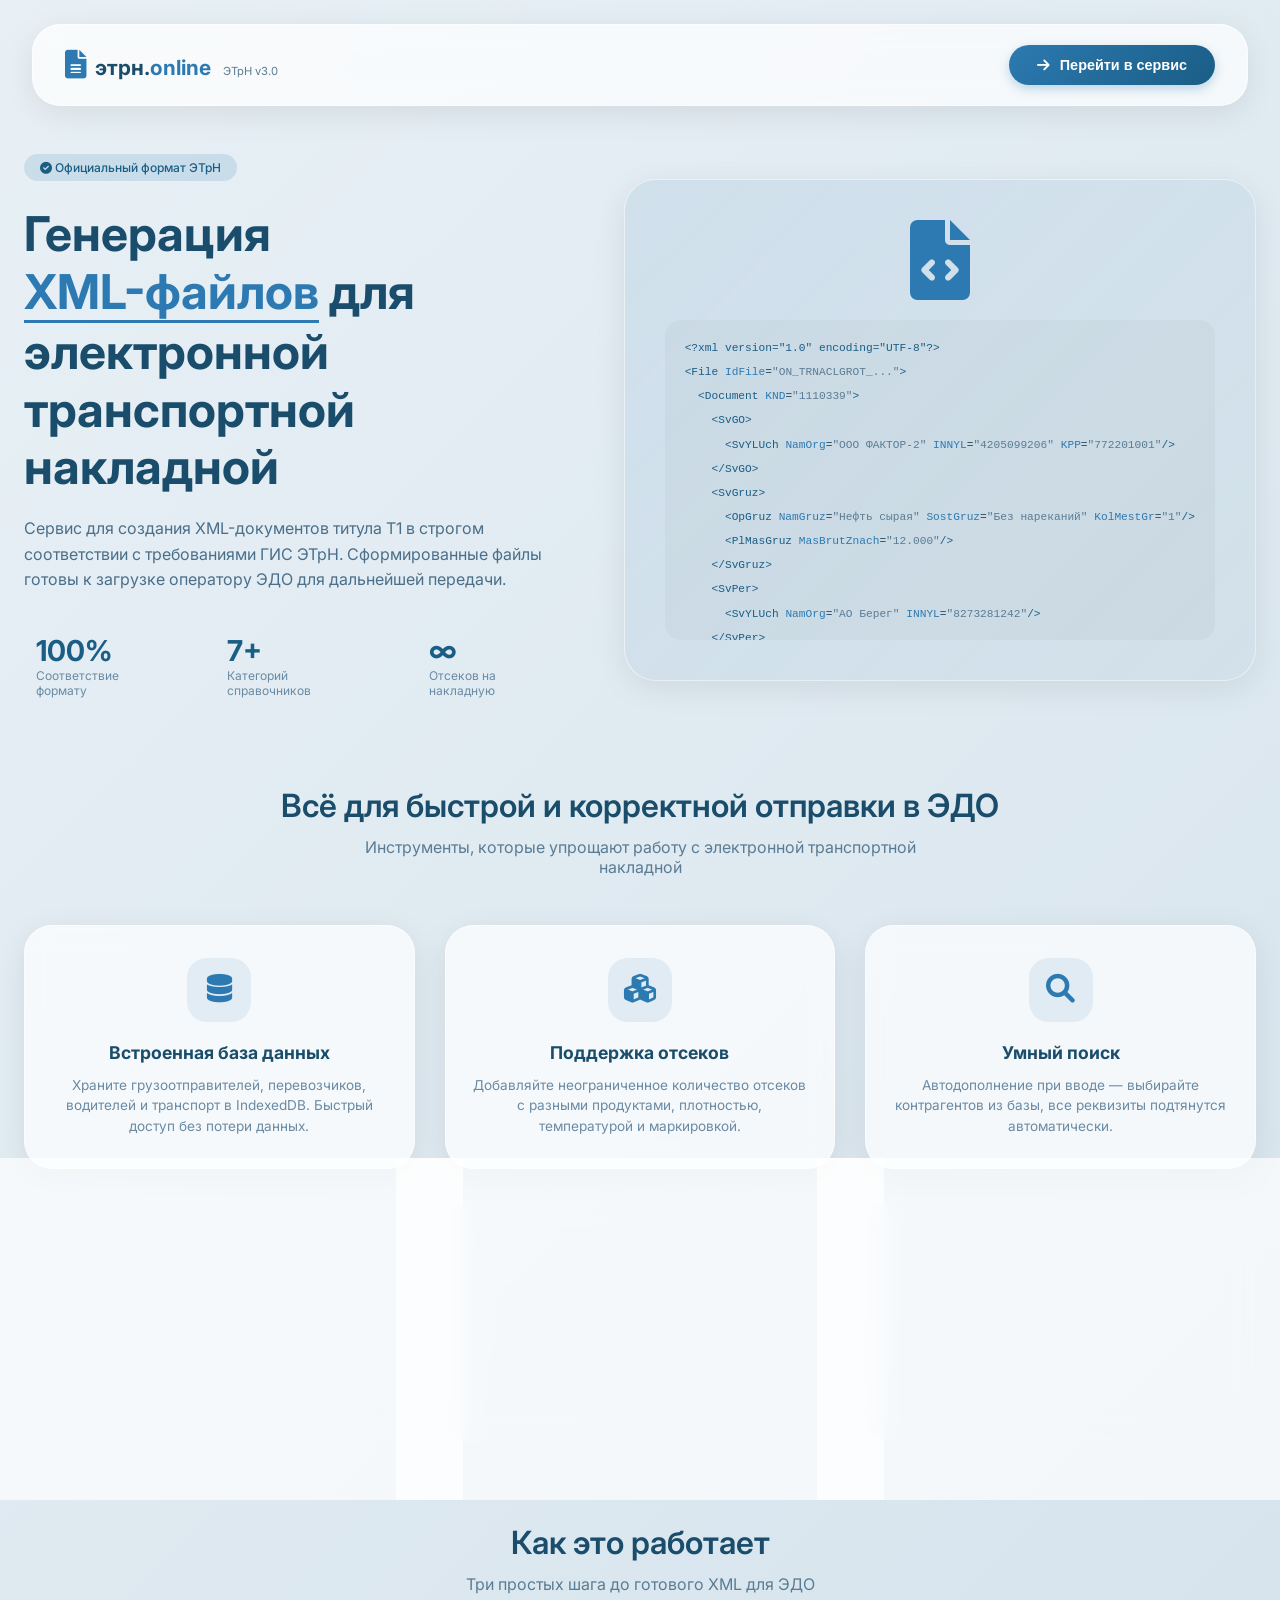
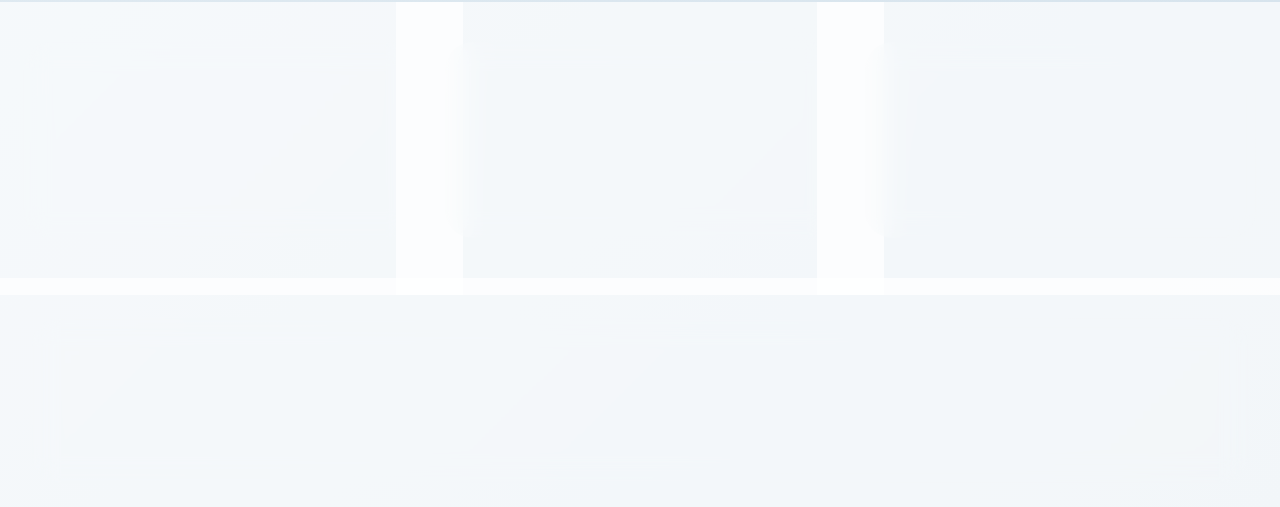
<file: index.html>
<!DOCTYPE html>
<html lang="ru">
<head>
    <meta charset="UTF-8">
    <meta name="viewport" content="width=device-width, initial-scale=1.0">
    <title>ЭТРН.ONLINE | Формирователь транспортных накладных</title>
    <link href="https://fonts.googleapis.com/css2?family=Inter:opsz,wght@14..32,300;14..32,400;14..32,500;14..32,600;14..32,700&display=swap" rel="stylesheet">
    <link rel="stylesheet" href="https://cdnjs.cloudflare.com/ajax/libs/font-awesome/6.0.0-beta3/css/all.min.css">
    <link rel="stylesheet" href="css/landing.css">
</head>
<body>
    <header class="header glass">
        <div class="logo">
            <i class="fas fa-file-alt"></i>
            <span>этрн.<span class="logo-accent">online</span></span>
            <small>ЭТрН v3.0</small>
        </div>
        <button class="cta-button" id="goToAppBtn">
            <i class="fas fa-arrow-right"></i>
            Перейти в сервис
        </button>
    </header>

    <main class="container">
        <!-- Hero Section -->
        <div class="hero animate">
            <div>
                <div class="hero-badge">
                    <i class="fas fa-check-circle"></i> Официальный формат ЭТрН
                </div>
                <h1>Генерация <span>XML-файлов</span> для электронной транспортной накладной</h1>
                <p>Сервис для создания XML-документов титула Т1 в строгом соответствии с требованиями ГИС ЭТрН. Сформированные файлы готовы к загрузке оператору ЭДО для дальнейшей передачи.</p>
                <div class="hero-stats">
                    <div class="stat">
                        <div class="stat-number">100%</div>
                        <div class="stat-label">Соответствие формату</div>
                    </div>
                    <div class="stat">
                        <div class="stat-number">7+</div>
                        <div class="stat-label">Категорий справочников</div>
                    </div>
                    <div class="stat">
                        <div class="stat-number">∞</div>
                        <div class="stat-label">Отсеков на накладную</div>
                    </div>
                </div>
            </div>
            <div class="hero-image glass">
                <i class="fas fa-file-code"></i>
                <div class="preview-xml-wrapper">
                    <div class="preview-xml" id="scrollingXml">
                        <div class="xml-line"><span class="xml-tag">&lt;?xml version="1.0" encoding="UTF-8"?&gt;</span></div>
                        <div class="xml-line"><span class="xml-tag">&lt;File</span> <span class="xml-attr">IdFile</span>=<span class="xml-value">"ON_TRNACLGROT_..."</span><span class="xml-tag">&gt;</span></div>
                        <div class="xml-line"><span class="xml-tag">&nbsp;&nbsp;&lt;Document</span> <span class="xml-attr">KND</span>=<span class="xml-value">"1110339"</span><span class="xml-tag">&gt;</span></div>
                        <div class="xml-line"><span class="xml-tag">&nbsp;&nbsp;&nbsp;&nbsp;&lt;SvGO&gt;</span></div>
                        <div class="xml-line"><span class="xml-tag">&nbsp;&nbsp;&nbsp;&nbsp;&nbsp;&nbsp;&lt;SvYLUch</span> <span class="xml-attr">NamOrg</span>=<span class="xml-value">"ООО ФАКТОР-2"</span> <span class="xml-attr">INNYL</span>=<span class="xml-value">"4205099206"</span> <span class="xml-attr">KPP</span>=<span class="xml-value">"772201001"</span><span class="xml-tag">/&gt;</span></div>
                        <div class="xml-line"><span class="xml-tag">&nbsp;&nbsp;&nbsp;&nbsp;&lt;/SvGO&gt;</span></div>
                        <div class="xml-line"><span class="xml-tag">&nbsp;&nbsp;&nbsp;&nbsp;&lt;SvGruz&gt;</span></div>
                        <div class="xml-line"><span class="xml-tag">&nbsp;&nbsp;&nbsp;&nbsp;&nbsp;&nbsp;&lt;OpGruz</span> <span class="xml-attr">NamGruz</span>=<span class="xml-value">"Нефть сырая"</span> <span class="xml-attr">SostGruz</span>=<span class="xml-value">"Без нареканий"</span> <span class="xml-attr">KolMestGr</span>=<span class="xml-value">"1"</span><span class="xml-tag">/&gt;</span></div>
                        <div class="xml-line"><span class="xml-tag">&nbsp;&nbsp;&nbsp;&nbsp;&nbsp;&nbsp;&lt;PlMasGruz</span> <span class="xml-attr">MasBrutZnach</span>=<span class="xml-value">"12.000"</span><span class="xml-tag">/&gt;</span></div>
                        <div class="xml-line"><span class="xml-tag">&nbsp;&nbsp;&nbsp;&nbsp;&lt;/SvGruz&gt;</span></div>
                        <div class="xml-line"><span class="xml-tag">&nbsp;&nbsp;&nbsp;&nbsp;&lt;SvPer&gt;</span></div>
                        <div class="xml-line"><span class="xml-tag">&nbsp;&nbsp;&nbsp;&nbsp;&nbsp;&nbsp;&lt;SvYLUch</span> <span class="xml-attr">NamOrg</span>=<span class="xml-value">"АО Берег"</span> <span class="xml-attr">INNYL</span>=<span class="xml-value">"8273281242"</span><span class="xml-tag">/&gt;</span></div>
                        <div class="xml-line"><span class="xml-tag">&nbsp;&nbsp;&nbsp;&nbsp;&lt;/SvPer&gt;</span></div>
                        <div class="xml-line"><span class="xml-tag">&nbsp;&nbsp;&lt;/Document&gt;</span></div>
                        <div class="xml-line"><span class="xml-tag">&lt;/File&gt;</span></div>
                    </div>
                </div>
            </div>
        </div>

        <!-- Features -->
        <div class="section-title">
            <h2>Всё для быстрой и корректной отправки в ЭДО</h2>
            <p>Инструменты, которые упрощают работу с электронной транспортной накладной</p>
        </div>

        <div class="features-grid">
            <div class="feature-card glass" data-hover="glow">
                <div class="feature-icon"><i class="fas fa-database"></i></div>
                <h3>Встроенная база данных</h3>
                <p>Храните грузоотправителей, перевозчиков, водителей и транспорт в IndexedDB. Быстрый доступ без потери данных.</p>
            </div>
            <div class="feature-card glass" data-hover="glow">
                <div class="feature-icon"><i class="fas fa-cubes"></i></div>
                <h3>Поддержка отсеков</h3>
                <p>Добавляйте неограниченное количество отсеков с разными продуктами, плотностью, температурой и маркировкой.</p>
            </div>
            <div class="feature-card glass" data-hover="glow">
                <div class="feature-icon"><i class="fas fa-search"></i></div>
                <h3>Умный поиск</h3>
                <p>Автодополнение при вводе — выбирайте контрагентов из базы, все реквизиты подтянутся автоматически.</p>
            </div>
            <div class="feature-card glass" data-hover="glow">
                <div class="feature-icon"><i class="fas fa-file-export"></i></div>
                <h3>Экспорт и импорт</h3>
                <p>Выгружайте справочники в JSON и переносите между устройствами. Резервное копирование в один клик.</p>
            </div>
            <div class="feature-card glass" data-hover="glow">
                <div class="feature-icon"><i class="fas fa-code"></i></div>
                <h3>Готовый XML для ЭДО</h3>
                <p>Генерация файла строго по схеме 5.01 титула Т1, подходит для загрузки любому оператору ЭДО.</p>
            </div>
            <div class="feature-card glass" data-hover="glow">
                <div class="feature-icon"><i class="fas fa-shield-alt"></i></div>
                <h3>Локальная работа</h3>
                <p>Все данные хранятся в вашем браузере. Никаких серверов — только вы и ваша база.</p>
            </div>
        </div>

        <!-- How it works -->
        <div class="steps-section">
            <div class="section-title">
                <h2>Как это работает</h2>
                <p>Три простых шага до готового XML для ЭДО</p>
            </div>
            <div class="steps-grid">
                <div class="step-card glass" data-hover="lift">
                    <div class="step-number">1</div>
                    <h3><i class="fas fa-database"></i> Наполните базу</h3>
                    <p>Добавьте ваших контрагентов, водителей и транспорт в удобные формы.</p>
                </div>
                <div class="step-card glass" data-hover="lift">
                    <div class="step-number">2</div>
                    <h3><i class="fas fa-pen-alt"></i> Заполните накладную</h3>
                    <p>Выберите участников из списка, укажите отсеки с грузом и параметры перевозки.</p>
                </div>
                <div class="step-card glass" data-hover="lift">
                    <div class="step-number">3</div>
                    <h3><i class="fas fa-download"></i> Скачайте XML</h3>
                    <p>Нажмите кнопку — файл готов к загрузке оператору ЭДО.</p>
                </div>
            </div>
        </div>
    </main>

    <footer class="footer glass">
        <div class="footer-content">
            <p>© 2025 этрн.online | Формирователь XML для ЭТрН · Титул Т1 · Версия 3.0</p>
            <p style="margin-top: 8px; font-size: 0.7rem;">XML-файлы соответствуют требованиям ГИС ЭТрН и готовы к передаче через оператора ЭДО</p>
            <button class="footer-btn" id="privacyPolicyBtn">
                <i class="fas fa-shield-alt"></i> Политика безопасности
            </button>
        </div>
    </footer>

    <!-- Модальное окно авторизации -->
    <div id="authModal" class="modal">
        <div class="modal-content glass">
            <div class="modal-header">
                <h3><i class="fas fa-lock"></i> Доступ к сервису</h3>
                <button class="close-modal" id="closeModalBtn">&times;</button>
            </div>
            <div class="modal-fields">
                <div class="form-group">
                    <label><i class="fas fa-user"></i> Логин</label>
                    <input type="text" id="loginInput" class="glass-input" placeholder="Введите логин" autocomplete="off">
                </div>
                <div class="form-group">
                    <label><i class="fas fa-key"></i> Пароль</label>
                    <input type="password" id="passwordInput" class="glass-input" placeholder="Введите пароль">
                </div>
                <div id="authError" class="auth-error"></div>
            </div>
            <div class="modal-buttons">
                <button id="demoBtn" class="btn btn-demo">
                    <i class="fas fa-user-friends"></i> ДЕМО режим
                </button>
                <button id="loginBtn" class="btn btn-primary">Войти</button>
                <button id="cancelAuthBtn" class="btn btn-outline">Отмена</button>
            </div>
            <div class="modal-hint">
                <i class="fas fa-info-circle"></i> Тестовый доступ: azs / azs123
            </div>
        </div>
    </div>

    <!-- Модальное окно политики безопасности -->
    <div id="privacyModal" class="modal">
        <div class="modal-content glass modal-privacy">
            <div class="modal-header">
                <h3><i class="fas fa-shield-alt"></i> Политика безопасности</h3>
                <button class="close-modal" id="closePrivacyModal">&times;</button>
            </div>
            <div class="modal-privacy-content">
                <div class="privacy-section">
                    <i class="fas fa-balance-scale"></i>
                    <h4>Соответствие Федеральному закону от 27.07.2006 № 152-ФЗ</h4>
                    <p>Настоящий сервис полностью соответствует требованиям Федерального закона «О персональных данных» № 152-ФЗ.</p>
                </div>
                
                <div class="privacy-section">
                    <i class="fas fa-database"></i>
                    <h4>Локальное хранение данных</h4>
                    <p><strong>Мы НЕ собираем и НЕ храним ваши данные на своих серверах.</strong> Вся информация (контрагенты, накладные, настройки) сохраняется исключительно в локальном хранилище вашего браузера (IndexedDB). Никакие данные не передаются на внешние серверы.</p>
                </div>
                
                <div class="privacy-section">
                    <i class="fas fa-envelope"></i>
                    <h4>Получение доступа</h4>
                    <p>Логин и пароль для доступа к полной версии сервиса предоставляются по официальному запросу. Для получения учетных данных направьте письмо на адрес: <strong>support@etrn.online</strong></p>
                    <p>В письме укажите:<br>
                    — Наименование организации<br>
                    — ИНН<br>
                    — Контактное лицо и телефон</p>
                </div>
                
                <div class="privacy-section">
                    <i class="fas fa-chart-line"></i>
                    <h4>Отсутствие сбора метрик</h4>
                    <p>Сервис не использует счетчики аналитики, не собирает метрики посещений и не отслеживает действия пользователей. Ваше взаимодействие с сервисом полностью анонимно.</p>
                </div>
                
                <div class="privacy-section">
                    <i class="fas fa-check-circle"></i>
                    <h4>Ваши права</h4>
                    <p>В соответствии с 152-ФЗ вы имеете право на:<br>
                    — доступ к своим персональным данным<br>
                    — требование уточнения, блокирования или уничтожения данных<br>
                    — отзыв согласия на обработку данных<br>
                    Поскольку все данные хранятся локально в вашем браузере, вы можете полностью контролировать их самостоятельно.</p>
                </div>
            </div>
            <div class="modal-buttons">
                <button id="closePrivacyBtn" class="btn btn-primary">Закрыть</button>
            </div>
        </div>
    </div>

    <script src="js/landing.js"></script>
</body>
</html>
</file>
<file: css/landing.css>
* {
    margin: 0;
    padding: 0;
    box-sizing: border-box;
}

body {
    font-family: 'Inter', sans-serif;
    background: linear-gradient(135deg, #e8f0f5 0%, #d4e2ec 100%);
    min-height: 100vh;
    color: #1a3d52;
}

/* Glassmorphism эффект */
.glass {
    background: rgba(255, 255, 255, 0.7);
    backdrop-filter: blur(12px);
    border-radius: 28px;
    border: 1px solid rgba(255, 255, 255, 0.5);
    box-shadow: 0 8px 32px rgba(0, 0, 0, 0.08);
    transition: all 0.3s ease;
}

.container {
    max-width: 1280px;
    margin: 0 auto;
    padding: 0 24px;
}

/* Header */
.header {
    display: flex;
    justify-content: space-between;
    align-items: center;
    padding: 20px 32px;
    margin: 24px 32px 48px;
    transition: all 0.3s ease;
}

.header:hover {
    border-color: rgba(44, 122, 177, 0.3);
    box-shadow: 0 8px 32px rgba(44, 122, 177, 0.12);
}

.logo {
    display: flex;
    align-items: baseline;
    gap: 8px;
}

.logo i {
    font-size: 1.8rem;
    color: #2c7ab1;
    transition: transform 0.3s ease, color 0.3s ease;
}

.logo:hover i {
    transform: scale(1.05);
    color: #1a5d85;
}

.logo span {
    font-weight: 700;
    font-size: 1.3rem;
    color: #1a4d6b;
}

.logo .logo-accent {
    color: #2c7ab1;
}

.logo small {
    font-size: 0.7rem;
    font-weight: 400;
    color: #5a7c94;
    margin-left: 4px;
}

.cta-button {
    background: linear-gradient(135deg, #2c7ab1, #1a5d85);
    color: white;
    border: none;
    padding: 12px 28px;
    border-radius: 40px;
    font-weight: 600;
    font-size: 0.9rem;
    cursor: pointer;
    transition: all 0.3s ease;
    display: flex;
    align-items: center;
    gap: 10px;
    box-shadow: 0 4px 12px rgba(44, 122, 177, 0.3);
}

.cta-button:hover {
    transform: translateY(-2px);
    box-shadow: 0 6px 20px rgba(44, 122, 177, 0.4);
}

/* Hero section */
.hero {
    display: grid;
    grid-template-columns: 1fr 1fr;
    gap: 48px;
    margin-bottom: 80px;
    align-items: center;
}

.hero-badge {
    background: rgba(44, 122, 177, 0.15);
    padding: 6px 16px;
    border-radius: 40px;
    font-size: 0.75rem;
    font-weight: 500;
    color: #1a5d85;
    display: inline-block;
    margin-bottom: 24px;
    transition: all 0.3s ease;
    cursor: default;
}

.hero-badge:hover {
    background: rgba(44, 122, 177, 0.25);
    transform: translateX(4px);
}

.hero h1 {
    font-size: 3rem;
    font-weight: 700;
    color: #1a4d6b;
    line-height: 1.2;
    margin-bottom: 20px;
}

.hero h1 span {
    color: #2c7ab1;
    border-bottom: 3px solid #2c7ab1;
    transition: all 0.3s ease;
    display: inline-block;
}

.hero h1 span:hover {
    border-bottom-color: #1a5d85;
    transform: translateY(-2px);
}

.hero p {
    font-size: 1rem;
    color: #4a6f8a;
    line-height: 1.6;
    margin-bottom: 32px;
    transition: color 0.3s ease;
}

.hero p:hover {
    color: #1a4d6b;
}

.hero-stats {
    display: flex;
    gap: 32px;
    margin-top: 24px;
}

.stat {
    text-align: left;
    cursor: default;
    transition: all 0.3s ease;
    padding: 8px 12px;
    border-radius: 16px;
}

.stat:hover {
    background: rgba(44, 122, 177, 0.08);
    transform: translateY(-2px);
}

.stat-number {
    font-size: 1.8rem;
    font-weight: 700;
    color: #1a5d85;
}

.stat-label {
    font-size: 0.75rem;
    color: #6a8aa3;
}

/* XML Preview с бесконечной прокруткой */
.preview-xml-wrapper {
    position: relative;
    height: 320px;
    overflow: hidden;
    border-radius: 16px;
    background: rgba(0, 0, 0, 0.03);
}

.preview-xml {
    font-family: 'Monaco', 'Menlo', monospace;
    font-size: 0.7rem;
    text-align: left;
    color: #1a3d52;
    line-height: 1.8;
    padding: 16px;
    animation: scrollXml 20s linear infinite;
}

.preview-xml:hover {
    animation-play-state: paused;
}

@keyframes scrollXml {
    0% {
        transform: translateY(0);
    }
    100% {
        transform: translateY(-50%);
    }
}

.xml-line {
    white-space: nowrap;
    transition: all 0.2s ease;
    padding: 2px 4px;
    border-radius: 4px;
    display: inline-block;
    width: 100%;
}

.xml-line:hover {
    background: rgba(44, 122, 177, 0.15);
    transform: translateX(4px);
}

.xml-tag {
    color: #1a5d85;
    font-weight: 500;
}

.xml-attr {
    color: #2c7ab1;
}

.xml-value {
    color: #5a7c94;
}

.hero-image {
    background: linear-gradient(135deg, rgba(44, 122, 177, 0.1), rgba(26, 93, 133, 0.05));
    border-radius: 32px;
    padding: 40px;
    text-align: center;
    transition: all 0.3s ease;
}

.hero-image:hover {
    border-color: rgba(44, 122, 177, 0.4);
    box-shadow: 0 12px 40px rgba(44, 122, 177, 0.15);
}

.hero-image i {
    font-size: 5rem;
    color: #2c7ab1;
    margin-bottom: 20px;
    transition: all 0.3s ease;
}

.hero-image:hover i {
    transform: scale(1.05);
    color: #1a5d85;
}

/* Features section */
.section-title {
    text-align: center;
    margin-bottom: 48px;
}

.section-title h2 {
    font-size: 2rem;
    font-weight: 600;
    color: #1a4d6b;
    margin-bottom: 12px;
    transition: color 0.3s ease;
}

.section-title h2:hover {
    color: #2c7ab1;
}

.section-title p {
    color: #5a7c94;
    max-width: 600px;
    margin: 0 auto;
}

.features-grid {
    display: grid;
    grid-template-columns: repeat(3, 1fr);
    gap: 30px;
    margin-bottom: 80px;
}

.feature-card {
    padding: 32px 24px;
    text-align: center;
    transition: all 0.3s cubic-bezier(0.4, 0, 0.2, 1);
    cursor: pointer;
}

.feature-card[data-hover="glow"]:hover {
    transform: translateY(-6px);
    border-color: #2c7ab1;
    box-shadow: 0 12px 32px rgba(44, 122, 177, 0.2);
    background: rgba(255, 255, 255, 0.85);
}

.feature-icon {
    width: 64px;
    height: 64px;
    background: rgba(44, 122, 177, 0.1);
    border-radius: 20px;
    display: flex;
    align-items: center;
    justify-content: center;
    margin: 0 auto 20px;
    transition: all 0.3s ease;
}

.feature-card:hover .feature-icon {
    background: rgba(44, 122, 177, 0.2);
    transform: scale(1.05) rotate(3deg);
}

.feature-icon i {
    font-size: 1.8rem;
    color: #2c7ab1;
    transition: all 0.3s ease;
}

.feature-card:hover .feature-icon i {
    color: #1a5d85;
    transform: scale(1.1);
}

.feature-card h3 {
    font-size: 1.1rem;
    margin-bottom: 12px;
    color: #1a4d6b;
    transition: color 0.3s ease;
}

.feature-card:hover h3 {
    color: #2c7ab1;
}

.feature-card p {
    font-size: 0.85rem;
    color: #6a8aa3;
    line-height: 1.5;
    transition: color 0.3s ease;
}

.feature-card:hover p {
    color: #4a6f8a;
}

/* Steps section */
.steps-section {
    margin-bottom: 80px;
}

.steps-grid {
    display: grid;
    grid-template-columns: repeat(3, 1fr);
    gap: 30px;
}

.step-card {
    padding: 32px 24px;
    text-align: center;
    position: relative;
    transition: all 0.3s cubic-bezier(0.4, 0, 0.2, 1);
    cursor: pointer;
}

.step-card[data-hover="lift"]:hover {
    transform: translateY(-8px);
    border-color: #2c7ab1;
    box-shadow: 0 16px 40px rgba(44, 122, 177, 0.15);
    background: rgba(255, 255, 255, 0.85);
}

.step-number {
    width: 48px;
    height: 48px;
    background: linear-gradient(135deg, #2c7ab1, #1a5d85);
    color: white;
    border-radius: 60px;
    display: flex;
    align-items: center;
    justify-content: center;
    font-weight: 700;
    font-size: 1.2rem;
    margin: 0 auto 20px;
    transition: all 0.3s ease;
}

.step-card:hover .step-number {
    transform: scale(1.1);
    box-shadow: 0 4px 12px rgba(44, 122, 177, 0.4);
}

.step-card h3 {
    font-size: 1rem;
    margin-bottom: 12px;
    color: #1a4d6b;
    transition: color 0.3s ease;
}

.step-card:hover h3 {
    color: #2c7ab1;
}

.step-card h3 i {
    color: #2c7ab1;
    margin-right: 6px;
    transition: transform 0.3s ease;
}

.step-card:hover h3 i {
    transform: translateX(3px);
}

.step-card p {
    font-size: 0.8rem;
    color: #6a8aa3;
    transition: color 0.3s ease;
}

.step-card:hover p {
    color: #4a6f8a;
}

/* Footer */
.footer {
    text-align: center;
    padding: 32px;
    margin: 24px 32px;
    font-size: 0.75rem;
    color: #6a8aa3;
    transition: all 0.3s ease;
}

.footer:hover {
    border-color: rgba(44, 122, 177, 0.2);
    background: rgba(255, 255, 255, 0.75);
}

/* Modal */
.modal {
    display: none;
    position: fixed;
    top: 0;
    left: 0;
    width: 100%;
    height: 100%;
    background: rgba(0, 0, 0, 0.4);
    backdrop-filter: blur(4px);
    z-index: 1000;
    align-items: center;
    justify-content: center;
}

.modal-content {
    width: 90%;
    max-width: 420px;
    padding: 0;
    animation: slideIn 0.2s ease;
    transition: all 0.3s ease;
}

.modal-content:hover {
    border-color: rgba(44, 122, 177, 0.3);
    box-shadow: 0 16px 48px rgba(44, 122, 177, 0.15);
}

@keyframes slideIn {
    from { transform: translateY(-30px); opacity: 0; }
    to { transform: translateY(0); opacity: 1; }
}

.modal-header {
    display: flex;
    justify-content: space-between;
    align-items: center;
    padding: 18px 22px;
    border-bottom: 1px solid rgba(0, 0, 0, 0.08);
}

.modal-header h3 {
    color: #1a3d52;
    display: flex;
    align-items: center;
    gap: 8px;
}

.modal-header h3 i {
    color: #2c7ab1;
}

.close-modal {
    background: none;
    border: none;
    font-size: 1.8rem;
    cursor: pointer;
    color: #8aaccc;
    transition: all 0.2s ease;
}

.close-modal:hover {
    color: #c04444;
    transform: scale(1.1);
}

.modal-fields {
    padding: 22px;
    display: flex;
    flex-direction: column;
    gap: 18px;
}

.form-group {
    display: flex;
    flex-direction: column;
    gap: 6px;
}

.form-group label {
    font-size: 0.75rem;
    font-weight: 500;
    color: #4a6f8a;
    display: flex;
    align-items: center;
    gap: 6px;
    transition: color 0.3s ease;
}

.form-group label:hover {
    color: #2c7ab1;
}

.glass-input {
    width: 100%;
    padding: 12px 16px;
    background: rgba(255, 255, 255, 0.8);
    border: 1px solid rgba(44, 122, 177, 0.2);
    border-radius: 14px;
    font-family: 'Inter', sans-serif;
    font-size: 0.9rem;
    color: #1a3d52;
    transition: all 0.3s ease;
}

.glass-input:focus {
    outline: none;
    background: rgba(255, 255, 255, 0.95);
    border-color: #2c7ab1;
    box-shadow: 0 0 0 3px rgba(44, 122, 177, 0.1);
    transform: scale(1.01);
}

.glass-input:hover {
    border-color: rgba(44, 122, 177, 0.4);
    background: rgba(255, 255, 255, 0.9);
}

.auth-error {
    color: #c04444;
    font-size: 0.7rem;
    text-align: center;
    padding: 4px;
    animation: shake 0.3s ease;
}

@keyframes shake {
    0%, 100% { transform: translateX(0); }
    25% { transform: translateX(-5px); }
    75% { transform: translateX(5px); }
}

.modal-buttons {
    padding: 16px 22px;
    display: flex;
    justify-content: flex-end;
    gap: 12px;
    border-top: 1px solid rgba(0, 0, 0, 0.06);
}

.btn {
    padding: 10px 20px;
    border-radius: 40px;
    font-weight: 600;
    font-size: 0.8rem;
    cursor: pointer;
    transition: all 0.3s ease;
    font-family: 'Inter', sans-serif;
    border: none;
}

.btn-primary {
    background: linear-gradient(135deg, #2c7ab1, #1a5d85);
    color: white;
}

.btn-primary:hover {
    transform: translateY(-2px);
    box-shadow: 0 4px 12px rgba(44, 122, 177, 0.4);
}

.btn-outline {
    background: rgba(255, 255, 255, 0.6);
    border: 1px solid rgba(44, 122, 177, 0.3);
    color: #1a5d85;
}

.btn-outline:hover {
    background: rgba(44, 122, 177, 0.15);
    transform: translateY(-2px);
}

/* Responsive */
@media (max-width: 1024px) {
    .features-grid {
        grid-template-columns: repeat(2, 1fr);
    }
}

@media (max-width: 900px) {
    .hero {
        grid-template-columns: 1fr;
        text-align: center;
    }
    .hero-stats {
        justify-content: center;
    }
    .steps-grid {
        grid-template-columns: 1fr;
    }
    .features-grid {
        grid-template-columns: 1fr;
    }
    .header {
        margin: 16px;
        padding: 16px;
        flex-direction: column;
        gap: 16px;
    }
    .container {
        padding: 0 16px;
    }
    .hero h1 {
        font-size: 2rem;
    }
    .preview-xml .xml-line {
        white-space: normal;
        word-break: break-all;
    }
    @keyframes scrollXml {
        0% { transform: translateY(0); }
        100% { transform: translateY(-40%); }
    }
}

@keyframes fadeIn {
    from { opacity: 0; transform: translateY(20px); }
    to { opacity: 1; transform: translateY(0); }
}

.animate {
    animation: fadeIn 0.6s ease forwards;
}

/* Анимация появления карточек */
.feature-card, .step-card {
    opacity: 0;
    transform: translateY(20px);
    transition: all 0.5s ease;
}

.feature-card.visible, .step-card.visible {
    opacity: 1;
    transform: translateY(0);
}

/* Добавить в конец файла */

.btn-demo {
    background: linear-gradient(135deg, #6b8c42, #4a6b2a);
    color: white;
}

.btn-demo:hover {
    transform: translateY(-2px);
    box-shadow: 0 4px 12px rgba(107, 140, 66, 0.4);
}

.modal-hint {
    padding: 8px 22px 18px;
    font-size: 0.7rem;
    color: #6a8aa3;
    text-align: center;
    border-top: 1px solid rgba(0, 0, 0, 0.04);
    display: flex;
    align-items: center;
    justify-content: center;
    gap: 6px;
}

.modal-hint i {
    color: #2c7ab1;
}

.modal-buttons {
    justify-content: center;
    gap: 12px;
    flex-wrap: wrap;
}

/* Добавить в конец файла */

/* Footer с кнопкой */
.footer {
    text-align: center;
    padding: 32px;
    margin: 24px 32px;
    font-size: 0.75rem;
    color: #6a8aa3;
    transition: all 0.3s ease;
}

.footer:hover {
    border-color: rgba(44, 122, 177, 0.2);
    background: rgba(255, 255, 255, 0.75);
}

.footer-content {
    display: flex;
    flex-direction: column;
    align-items: center;
    gap: 12px;
}

.footer-btn {
    background: transparent;
    border: 1px solid rgba(44, 122, 177, 0.3);
    padding: 8px 20px;
    border-radius: 40px;
    font-size: 0.7rem;
    color: #1a5d85;
    cursor: pointer;
    transition: all 0.3s ease;
    display: inline-flex;
    align-items: center;
    gap: 8px;
    margin-top: 8px;
}

.footer-btn:hover {
    background: rgba(44, 122, 177, 0.1);
    border-color: #2c7ab1;
    transform: translateY(-2px);
}

/* Модальное окно политики безопасности */
.modal-privacy {
    max-width: 600px;
    max-height: 80vh;
    overflow-y: auto;
}

.modal-privacy-content {
    padding: 22px;
    display: flex;
    flex-direction: column;
    gap: 24px;
}

.privacy-section {
    padding: 16px;
    background: rgba(255, 255, 255, 0.4);
    border-radius: 20px;
    transition: all 0.3s ease;
}

.privacy-section:hover {
    background: rgba(255, 255, 255, 0.6);
    transform: translateX(4px);
}

.privacy-section i {
    font-size: 1.5rem;
    color: #2c7ab1;
    margin-bottom: 12px;
    display: inline-block;
}

.privacy-section h4 {
    font-size: 1rem;
    color: #1a4d6b;
    margin-bottom: 12px;
    font-weight: 600;
}

.privacy-section p {
    font-size: 0.8rem;
    color: #4a6f8a;
    line-height: 1.5;
    margin-bottom: 8px;
}

.privacy-section p:last-child {
    margin-bottom: 0;
}

.privacy-section strong {
    color: #1a5d85;
}

/* Стилизация скроллбара для модального окна */
.modal-privacy::-webkit-scrollbar {
    width: 6px;
}

.modal-privacy::-webkit-scrollbar-track {
    background: rgba(0, 0, 0, 0.05);
    border-radius: 10px;
}

.modal-privacy::-webkit-scrollbar-thumb {
    background: #2c7ab1;
    border-radius: 10px;
}

.modal-privacy::-webkit-scrollbar-thumb:hover {
    background: #1a5d85;
}
</file>
